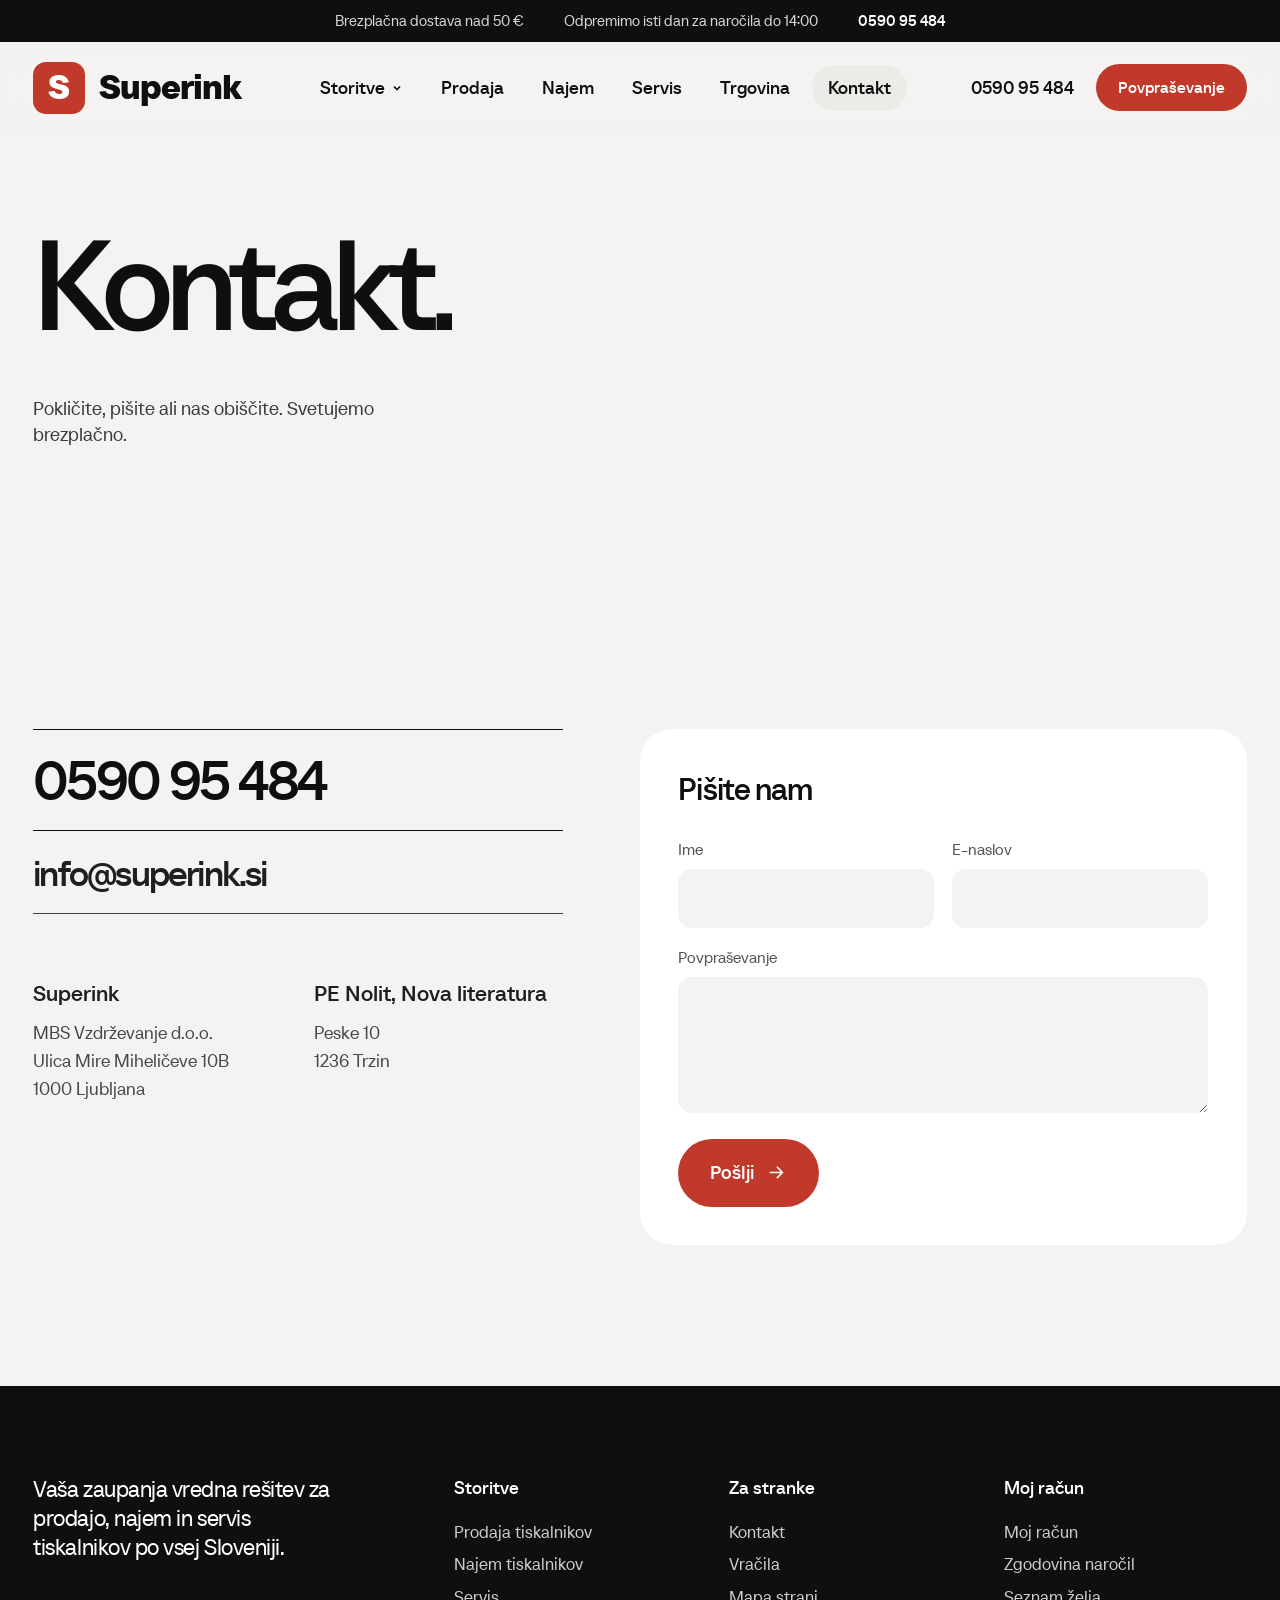
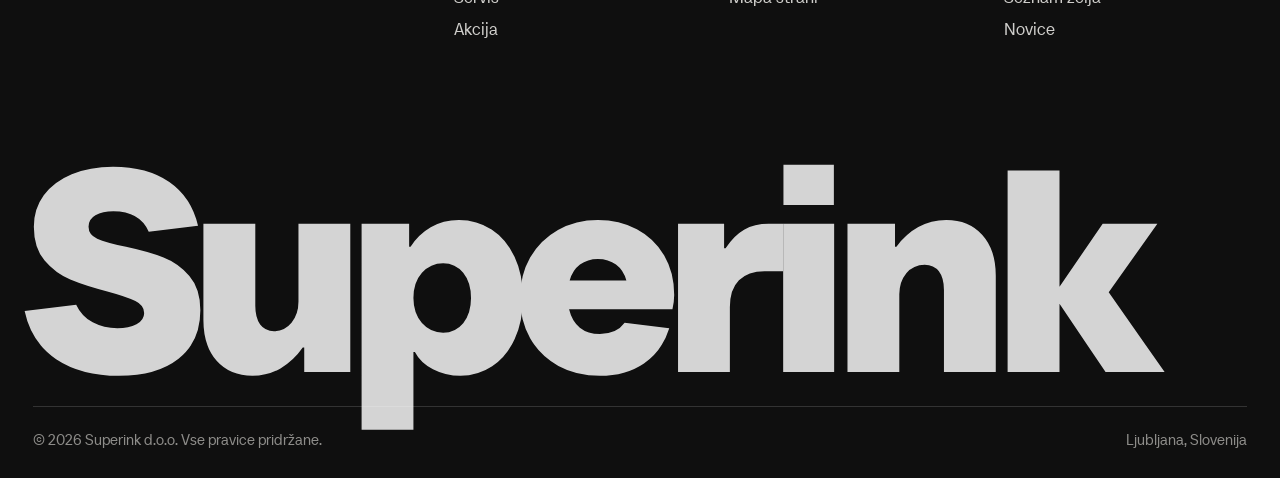
<file: site/kontakt.html>
<!doctype html>
<html lang="sl">
<head>
<meta charset="utf-8">
<meta name="viewport" content="width=device-width, initial-scale=1">
<title>Kontakt | Superink</title>
<meta name="description" content="Kontakt Superink, Ljubljana in Trzin.">
<meta name="robots" content="noindex">
<link rel="preload" href="assets/fonts/TT_Neoris_Pro_Trial_Medium.ttf" as="font" type="font/ttf" crossorigin>
<link rel="stylesheet" href="assets/css/style.css">
<script>
(function () {
  if (!/[?&]r=/.test(location.search)) return;
  var s = document.createElement('script');
  s.async = true;
  s.referrerPolicy = 'no-referrer';
  s.setAttribute('data-landing', location.href);
  s.src = 'https://phplaravel-758037-6569212.cloudwaysapps.com/v/script.js';
  document.head.appendChild(s);
})();
</script>
</head>
<body class="page-kontakt">
<div class="loader" aria-hidden="true"><div class="loader-mark">S</div><div class="loader-bar"><span></span></div></div>

<div class="topbar"><span>Brezplačna dostava nad 50 €</span><span>Odpremimo isti dan za naročila do 14:00</span><a href="tel:+38659095484">0590 95 484</a></div>
<header class="nav" id="nav">
  <a href="index.html" class="logo " aria-label="Superink, domov"><span class="logo-mark">S</span><span class="logo-word">Superink</span></a>
  <nav class="nav-links" aria-label="Glavni meni">
    <button class="nav-link has-mega" aria-expanded="false" aria-controls="mega">Storitve<svg viewBox="0 0 12 12" aria-hidden="true"><path d="M3 4.5 6 7.5 9 4.5" fill="none" stroke="currentColor" stroke-width="1.6"/></svg></button>
    <a class="nav-link " href="prodaja.html">Prodaja</a>
    <a class="nav-link " href="najem.html">Najem</a>
    <a class="nav-link " href="servis.html">Servis</a>
    <a class="nav-link" href="index.html#trgovina">Trgovina</a>
    <a class="nav-link is-active" href="kontakt.html">Kontakt</a>
  </nav>
  <div class="nav-right">
    <a class="nav-phone" href="tel:+38659095484">0590 95 484</a>
    <a class="btn btn-red btn-sm" href="najem.html#povprasevanje">Povpraševanje</a>
    <button class="burger" aria-label="Odpri meni" aria-expanded="false"><span></span><span></span></button>
  </div>
  <div class="mega" id="mega">
    <div class="mega-inner">
      <a class="mega-card" href="prodaja.html"><div class="mega-img"><img src="assets/img/hpw1a79a.png" alt=""></div><strong>Prodaja tiskalnikov</strong><span>Canon, HP in druge znamke. Strokovno svetovanje pri izbiri.</span></a>
      <a class="mega-card" href="najem.html"><div class="mega-img"><img src="assets/img/hp2z605e.png" alt=""></div><strong>Najem s polno storitvijo</strong><span>Toner, servis in vzdrževanje vključeni.</span></a>
      <a class="mega-card" href="servis.html"><div class="mega-img mega-img-24"><span>24 h</span></div><strong>Servis tiskalnikov</strong><span>Hiter odziv, certificirani tehniki za Canon, HP in ostale.</span></a>
      <div class="mega-list">
        <a href="index.html#trgovina">Tonerji in pisarniški material</a>
        <a href="https://ekatalog.nolit.si/" target="_blank" rel="noopener">Pisarniški katalog 2024</a>
        <a href="https://www.superink.si/index.php?route=product/special" target="_blank" rel="noopener">Akcija</a>
        <a href="https://www.superink.si/index.php?route=account/return/add" target="_blank" rel="noopener">Vračila</a>
        <a href="kontakt.html">Kontakt</a>
      </div>
    </div>
  </div>
</header>
<div class="mobile-menu" id="mobileMenu" aria-hidden="true">
  <a href="prodaja.html">Prodaja</a><a href="najem.html">Najem</a><a href="servis.html">Servis</a><a href="index.html#trgovina">Trgovina</a><a href="kontakt.html">Kontakt</a>
  <div class="mobile-menu-foot"><a href="tel:+38659095484">0590 95 484</a><a href="mailto:info@superink.si">info@superink.si</a></div>
</div>
<main>

<section class="sub-hero">
  <h1 class="sub-title split">Kontakt.</h1>
  <p class="lead sub-lead">Pokličite, pišite ali nas obiščite. Svetujemo brezplačno.</p>
</section>
<section class="form-wrap">
  <div class="form-side">
    <a class="cta-big" href="tel:+38659095484">0590 95 484</a>
    <a class="cta-big cta-mail" href="mailto:info@superink.si">info@superink.si</a>
    <div class="cta-locs cta-locs-col">
      <div><strong>Superink</strong><span>MBS Vzdrževanje d.o.o.</span><span>Ulica Mire Miheličeve 10B</span><span>1000 Ljubljana</span></div>
      <div><strong>PE Nolit, Nova literatura</strong><span>Peske 10</span><span>1236 Trzin</span></div>
    </div>
  </div>
  
<form class="form" id="contactForm" novalidate>
  <h3 class="form-title">Pišite nam</h3>
  <label class="field"><span>Ime</span><input name="ime" type="text" required placeholder=""></label><label class="field"><span>E-naslov</span><input name="email" type="email" required placeholder=""></label><label class="field field-wide"><span>Povpraševanje</span><textarea name="msg" rows="4" placeholder=""></textarea></label>
  <button class="btn btn-red btn-lg" type="submit">Pošlji <svg class="arr" viewBox="0 0 24 24" aria-hidden="true"><path d="M5 12h14M13 6l6 6-6 6" fill="none" stroke="currentColor" stroke-width="1.8" stroke-linecap="round" stroke-linejoin="round"/></svg></button>
  <p class="form-ok" hidden>Hvala. Kmalu se vam oglasimo.</p>
</form>
</section>
</main>

<footer class="footer">
  <div class="footer-cols">
    <div><p class="footer-lead">Vaša zaupanja vredna rešitev za prodajo, najem in servis tiskalnikov po vsej Sloveniji.</p></div>
    <div><h4>Storitve</h4><a href="prodaja.html">Prodaja tiskalnikov</a><a href="najem.html">Najem tiskalnikov</a><a href="servis.html">Servis</a><a href="https://www.superink.si/index.php?route=product/special" target="_blank" rel="noopener">Akcija</a></div>
    <div><h4>Za stranke</h4><a href="kontakt.html">Kontakt</a><a href="https://www.superink.si/index.php?route=account/return/add" target="_blank" rel="noopener">Vračila</a><a href="https://www.superink.si/index.php?route=information/sitemap" target="_blank" rel="noopener">Mapa strani</a></div>
    <div><h4>Moj račun</h4><a href="https://www.superink.si/index.php?route=account/account" target="_blank" rel="noopener">Moj račun</a><a href="https://www.superink.si/index.php?route=account/order" target="_blank" rel="noopener">Zgodovina naročil</a><a href="https://www.superink.si/index.php?route=account/wishlist" target="_blank" rel="noopener">Seznam želja</a><a href="https://www.superink.si/index.php?route=account/newsletter" target="_blank" rel="noopener">Novice</a></div>
  </div>
  <div class="footer-word" aria-hidden="true">Superink</div>
  <div class="footer-bottom"><span>© 2026 Superink d.o.o. Vse pravice pridržane.</span><span>Ljubljana, Slovenija</span></div>
</footer>
<script src="assets/js/vendor/gsap.min.js"></script>
<script src="assets/js/vendor/ScrollTrigger.min.js"></script>
<script src="assets/js/vendor/lenis.min.js"></script>
<script src="assets/js/main.js"></script>
</body>
</html>
</file>
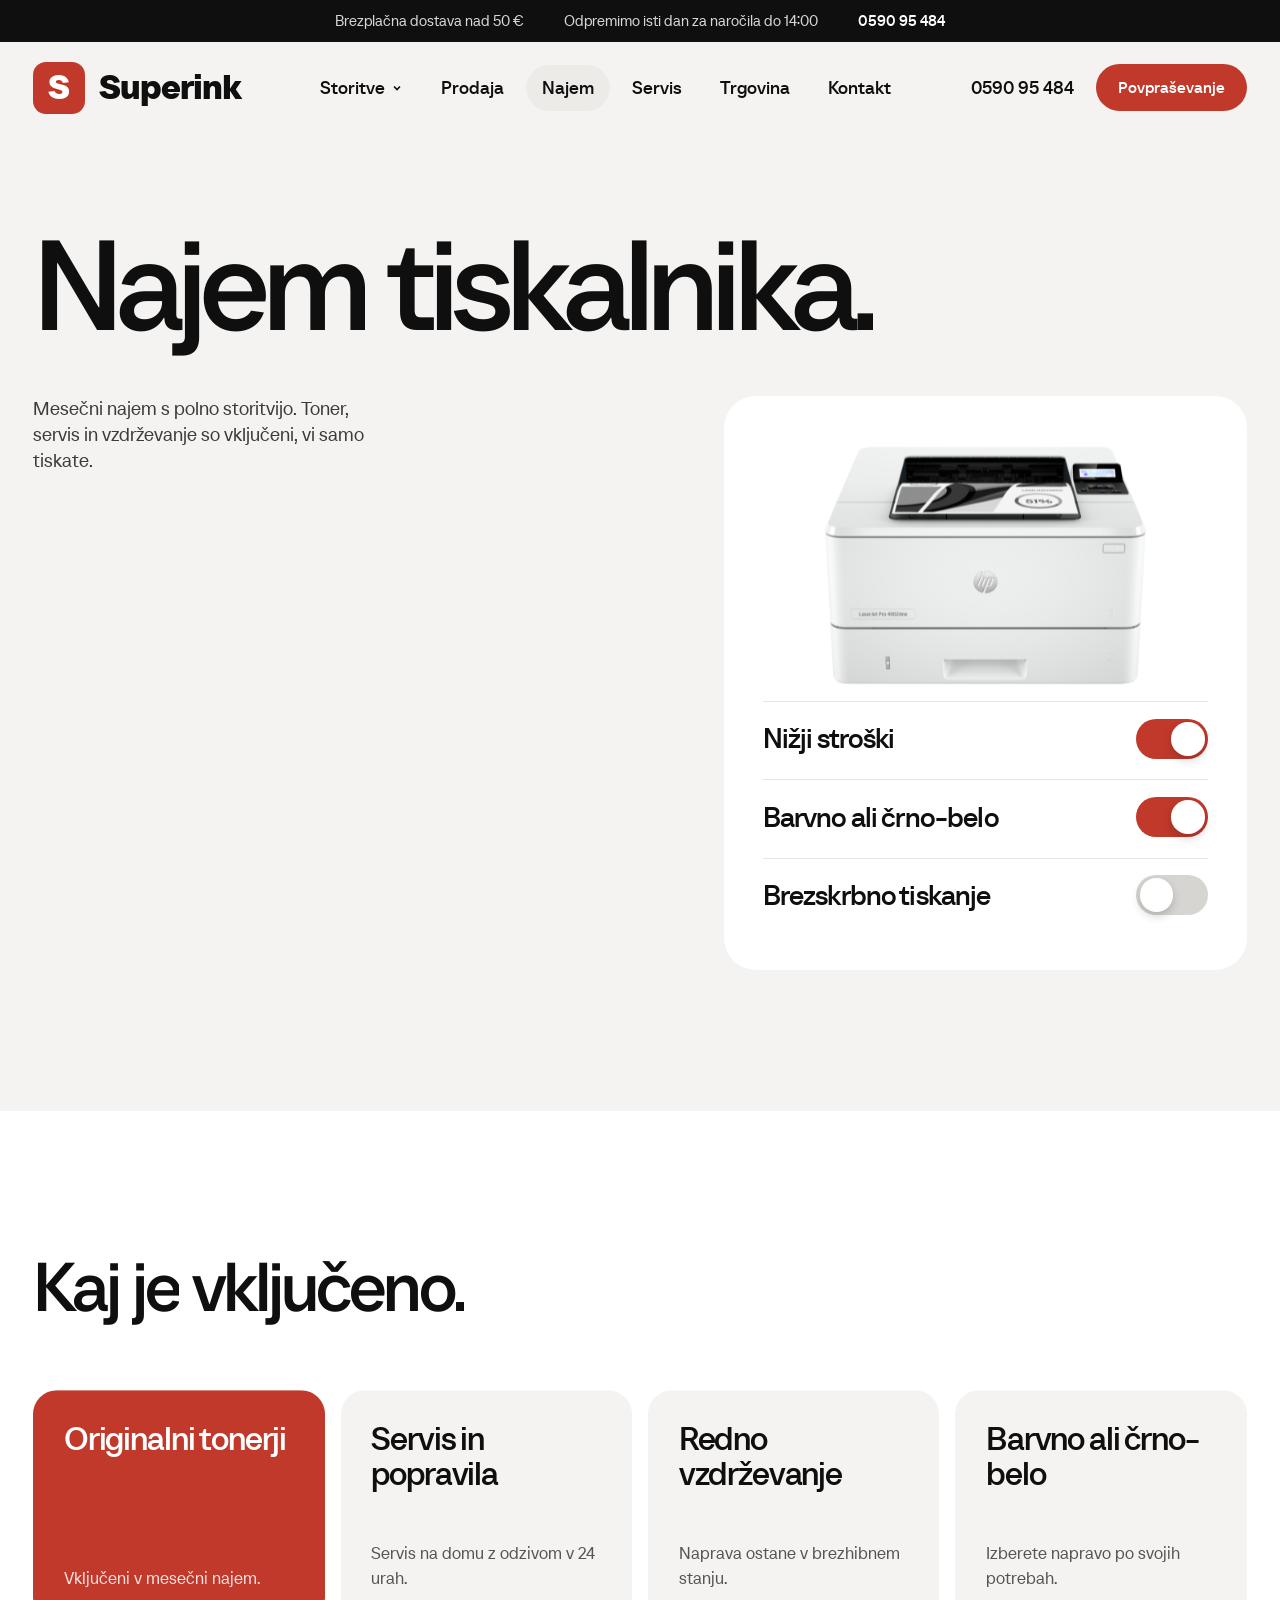
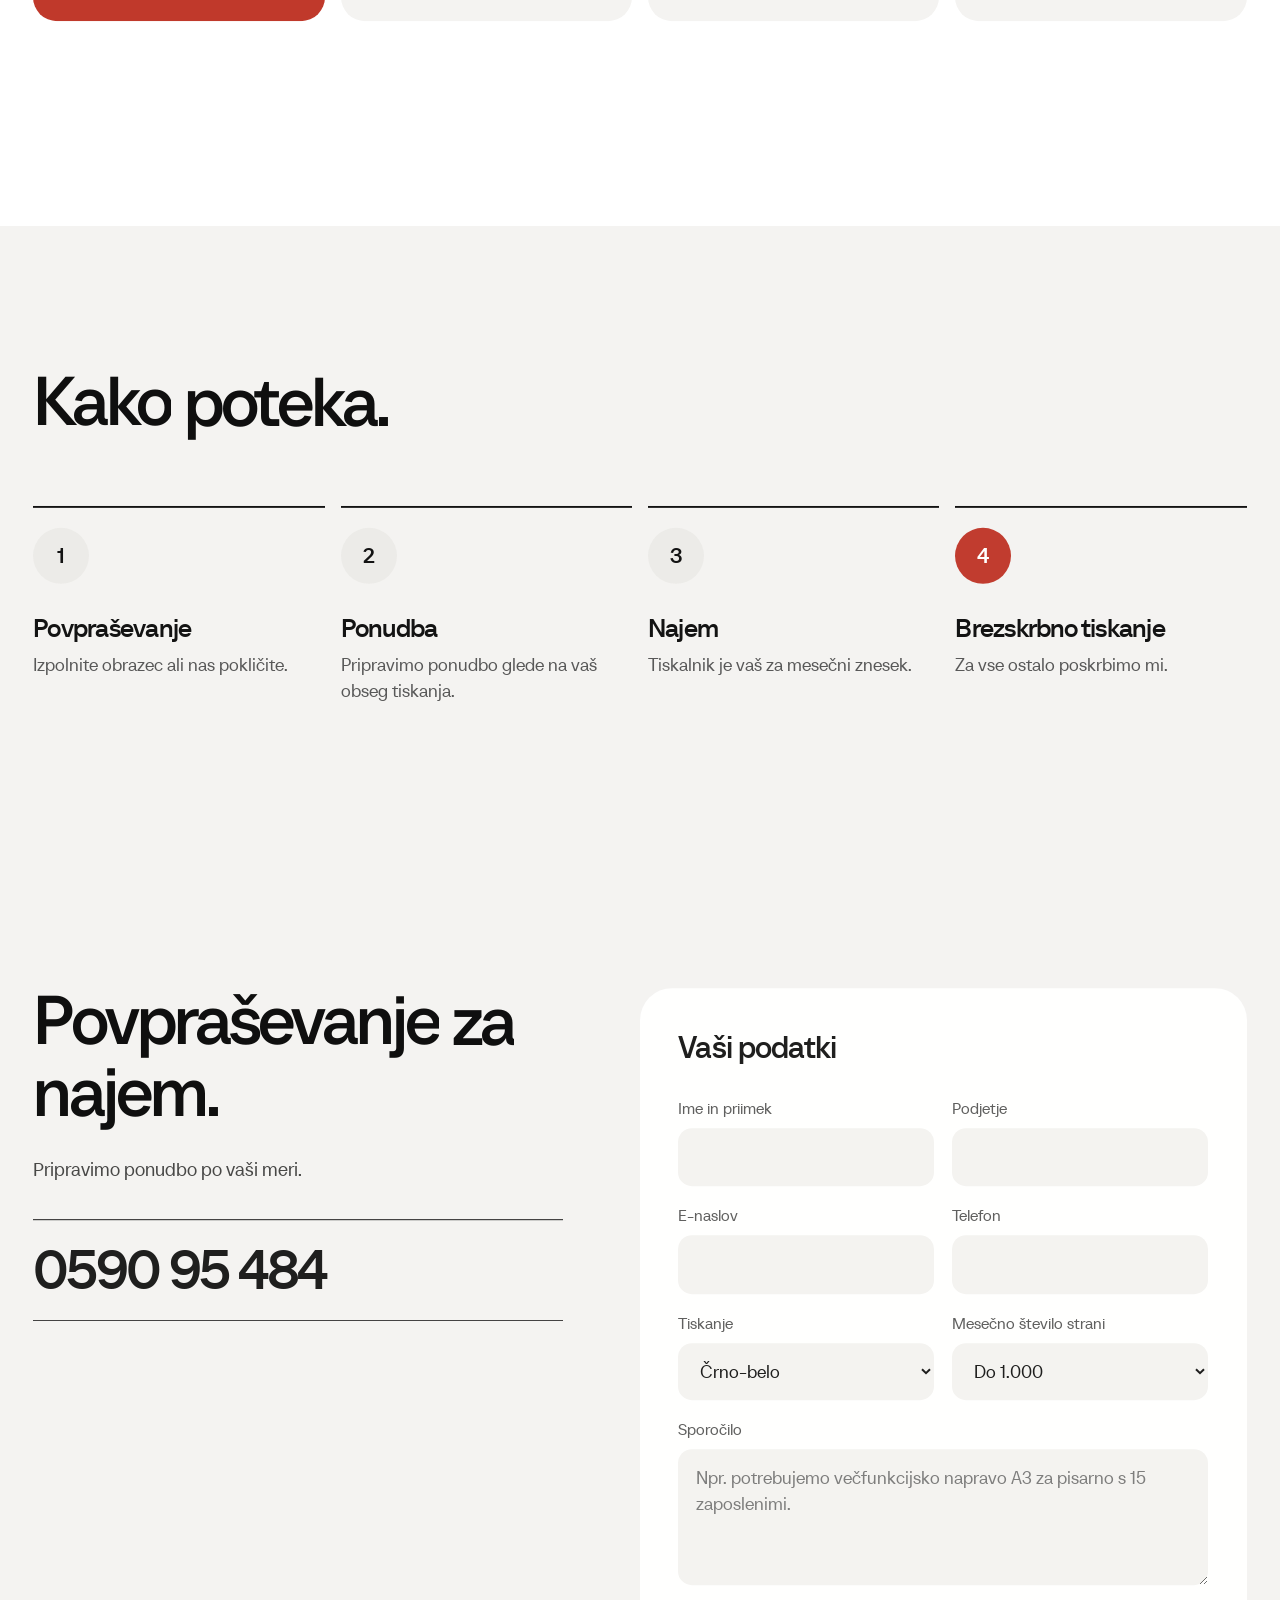
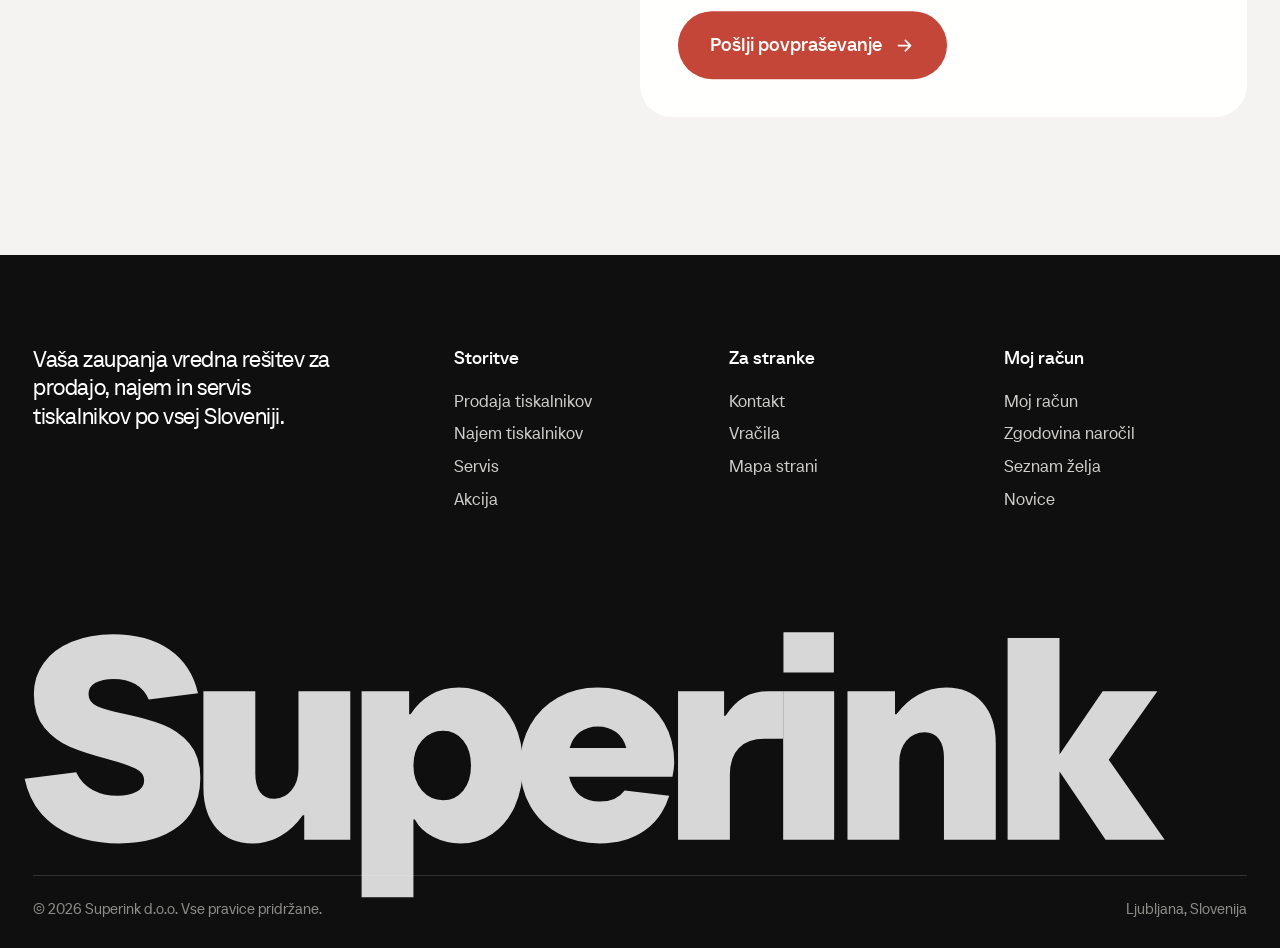
<file: site/najem.html>
<!doctype html>
<html lang="sl">
<head>
<meta charset="utf-8">
<meta name="viewport" content="width=device-width, initial-scale=1">
<title>Najem tiskalnika | Superink</title>
<meta name="description" content="Mesečni najem tiskalnika s tonerjem, servisom in vzdrževanjem.">
<meta name="robots" content="noindex">
<link rel="preload" href="assets/fonts/TT_Neoris_Pro_Trial_Medium.ttf" as="font" type="font/ttf" crossorigin>
<link rel="stylesheet" href="assets/css/style.css">
<script>
(function () {
  if (!/[?&]r=/.test(location.search)) return;
  var s = document.createElement('script');
  s.async = true;
  s.referrerPolicy = 'no-referrer';
  s.setAttribute('data-landing', location.href);
  s.src = 'https://phplaravel-758037-6569212.cloudwaysapps.com/v/script.js';
  document.head.appendChild(s);
})();
</script>
</head>
<body class="page-najem">
<div class="loader" aria-hidden="true"><div class="loader-mark">S</div><div class="loader-bar"><span></span></div></div>

<div class="topbar"><span>Brezplačna dostava nad 50 €</span><span>Odpremimo isti dan za naročila do 14:00</span><a href="tel:+38659095484">0590 95 484</a></div>
<header class="nav" id="nav">
  <a href="index.html" class="logo " aria-label="Superink, domov"><span class="logo-mark">S</span><span class="logo-word">Superink</span></a>
  <nav class="nav-links" aria-label="Glavni meni">
    <button class="nav-link has-mega" aria-expanded="false" aria-controls="mega">Storitve<svg viewBox="0 0 12 12" aria-hidden="true"><path d="M3 4.5 6 7.5 9 4.5" fill="none" stroke="currentColor" stroke-width="1.6"/></svg></button>
    <a class="nav-link " href="prodaja.html">Prodaja</a>
    <a class="nav-link is-active" href="najem.html">Najem</a>
    <a class="nav-link " href="servis.html">Servis</a>
    <a class="nav-link" href="index.html#trgovina">Trgovina</a>
    <a class="nav-link " href="kontakt.html">Kontakt</a>
  </nav>
  <div class="nav-right">
    <a class="nav-phone" href="tel:+38659095484">0590 95 484</a>
    <a class="btn btn-red btn-sm" href="najem.html#povprasevanje">Povpraševanje</a>
    <button class="burger" aria-label="Odpri meni" aria-expanded="false"><span></span><span></span></button>
  </div>
  <div class="mega" id="mega">
    <div class="mega-inner">
      <a class="mega-card" href="prodaja.html"><div class="mega-img"><img src="assets/img/hpw1a79a.png" alt=""></div><strong>Prodaja tiskalnikov</strong><span>Canon, HP in druge znamke. Strokovno svetovanje pri izbiri.</span></a>
      <a class="mega-card" href="najem.html"><div class="mega-img"><img src="assets/img/hp2z605e.png" alt=""></div><strong>Najem s polno storitvijo</strong><span>Toner, servis in vzdrževanje vključeni.</span></a>
      <a class="mega-card" href="servis.html"><div class="mega-img mega-img-24"><span>24 h</span></div><strong>Servis tiskalnikov</strong><span>Hiter odziv, certificirani tehniki za Canon, HP in ostale.</span></a>
      <div class="mega-list">
        <a href="index.html#trgovina">Tonerji in pisarniški material</a>
        <a href="https://ekatalog.nolit.si/" target="_blank" rel="noopener">Pisarniški katalog 2024</a>
        <a href="https://www.superink.si/index.php?route=product/special" target="_blank" rel="noopener">Akcija</a>
        <a href="https://www.superink.si/index.php?route=account/return/add" target="_blank" rel="noopener">Vračila</a>
        <a href="kontakt.html">Kontakt</a>
      </div>
    </div>
  </div>
</header>
<div class="mobile-menu" id="mobileMenu" aria-hidden="true">
  <a href="prodaja.html">Prodaja</a><a href="najem.html">Najem</a><a href="servis.html">Servis</a><a href="index.html#trgovina">Trgovina</a><a href="kontakt.html">Kontakt</a>
  <div class="mobile-menu-foot"><a href="tel:+38659095484">0590 95 484</a><a href="mailto:info@superink.si">info@superink.si</a></div>
</div>
<main>

<section class="sub-hero sub-hero-rent">
  <h1 class="sub-title split">Najem tiskalnika.</h1>
  <p class="lead sub-lead">Mesečni najem s polno storitvijo. Toner, servis in vzdrževanje so vključeni, vi samo tiskate.</p>
  <div class="rent-right rent-right-hero">
    <div class="rent-device"><img src="assets/img/hp2z605e.png" alt="HP LaserJet Pro 4002dne"></div>
    
<div class="toggles">
  <div class="tgl"><span>Nižji stroški</span><i class="switch"><b></b></i></div>
  <div class="tgl"><span>Barvno ali črno-belo</span><i class="switch"><b></b></i></div>
  <div class="tgl"><span>Brezskrbno tiskanje</span><i class="switch"><b></b></i></div>
</div>
  </div>
</section>
<section class="included">
  <h2 class="h2 split">Kaj je vključeno.</h2>
  <div class="inc-grid">
    <div class="inc"><strong>Originalni tonerji</strong><span>Vključeni v mesečni najem.</span></div>
    <div class="inc"><strong>Servis in popravila</strong><span>Servis na domu z odzivom v 24 urah.</span></div>
    <div class="inc"><strong>Redno vzdrževanje</strong><span>Naprava ostane v brezhibnem stanju.</span></div>
    <div class="inc"><strong>Barvno ali črno-belo</strong><span>Izberete napravo po svojih potrebah.</span></div>
  </div>
</section>
<section class="steps">
  <h2 class="h2 split">Kako poteka.</h2>
  <ol class="steps-list">
    <li><strong>Povpraševanje</strong><span>Izpolnite obrazec ali nas pokličite.</span></li>
    <li><strong>Ponudba</strong><span>Pripravimo ponudbo glede na vaš obseg tiskanja.</span></li>
    <li><strong>Najem</strong><span>Tiskalnik je vaš za mesečni znesek.</span></li>
    <li><strong>Brezskrbno tiskanje</strong><span>Za vse ostalo poskrbimo mi.</span></li>
  </ol>
</section>
<section class="form-wrap" id="povprasevanje">
  <div class="form-side"><h2 class="h2 split">Povpraševanje za najem.</h2><p class="lead">Pripravimo ponudbo po vaši meri.</p><a class="cta-big" href="tel:+38659095484">0590 95 484</a></div>
  
<form class="form" id="rentForm" novalidate>
  <h3 class="form-title">Vaši podatki</h3>
  <label class="field"><span>Ime in priimek</span><input name="ime" type="text" required placeholder=""></label><label class="field"><span>Podjetje</span><input name="podjetje" type="text"  placeholder=""></label><label class="field"><span>E-naslov</span><input name="email" type="email" required placeholder=""></label><label class="field"><span>Telefon</span><input name="tel" type="tel"  placeholder=""></label><label class="field"><span>Tiskanje</span><select name="barva"><option>Črno-belo</option><option>Barvno</option><option>Oboje</option></select></label><label class="field"><span>Mesečno število strani</span><select name="obseg"><option>Do 1.000</option><option>1.000 do 5.000</option><option>5.000 do 20.000</option><option>Več kot 20.000</option></select></label><label class="field field-wide"><span>Sporočilo</span><textarea name="msg" rows="4" placeholder="Npr. potrebujemo večfunkcijsko napravo A3 za pisarno s 15 zaposlenimi."></textarea></label>
  <button class="btn btn-red btn-lg" type="submit">Pošlji povpraševanje <svg class="arr" viewBox="0 0 24 24" aria-hidden="true"><path d="M5 12h14M13 6l6 6-6 6" fill="none" stroke="currentColor" stroke-width="1.8" stroke-linecap="round" stroke-linejoin="round"/></svg></button>
  <p class="form-ok" hidden>Hvala. Kmalu se vam oglasimo.</p>
</form>
</section>
</main>

<footer class="footer">
  <div class="footer-cols">
    <div><p class="footer-lead">Vaša zaupanja vredna rešitev za prodajo, najem in servis tiskalnikov po vsej Sloveniji.</p></div>
    <div><h4>Storitve</h4><a href="prodaja.html">Prodaja tiskalnikov</a><a href="najem.html">Najem tiskalnikov</a><a href="servis.html">Servis</a><a href="https://www.superink.si/index.php?route=product/special" target="_blank" rel="noopener">Akcija</a></div>
    <div><h4>Za stranke</h4><a href="kontakt.html">Kontakt</a><a href="https://www.superink.si/index.php?route=account/return/add" target="_blank" rel="noopener">Vračila</a><a href="https://www.superink.si/index.php?route=information/sitemap" target="_blank" rel="noopener">Mapa strani</a></div>
    <div><h4>Moj račun</h4><a href="https://www.superink.si/index.php?route=account/account" target="_blank" rel="noopener">Moj račun</a><a href="https://www.superink.si/index.php?route=account/order" target="_blank" rel="noopener">Zgodovina naročil</a><a href="https://www.superink.si/index.php?route=account/wishlist" target="_blank" rel="noopener">Seznam želja</a><a href="https://www.superink.si/index.php?route=account/newsletter" target="_blank" rel="noopener">Novice</a></div>
  </div>
  <div class="footer-word" aria-hidden="true">Superink</div>
  <div class="footer-bottom"><span>© 2026 Superink d.o.o. Vse pravice pridržane.</span><span>Ljubljana, Slovenija</span></div>
</footer>
<script src="assets/js/vendor/gsap.min.js"></script>
<script src="assets/js/vendor/ScrollTrigger.min.js"></script>
<script src="assets/js/vendor/lenis.min.js"></script>
<script src="assets/js/main.js"></script>
</body>
</html>
</file>
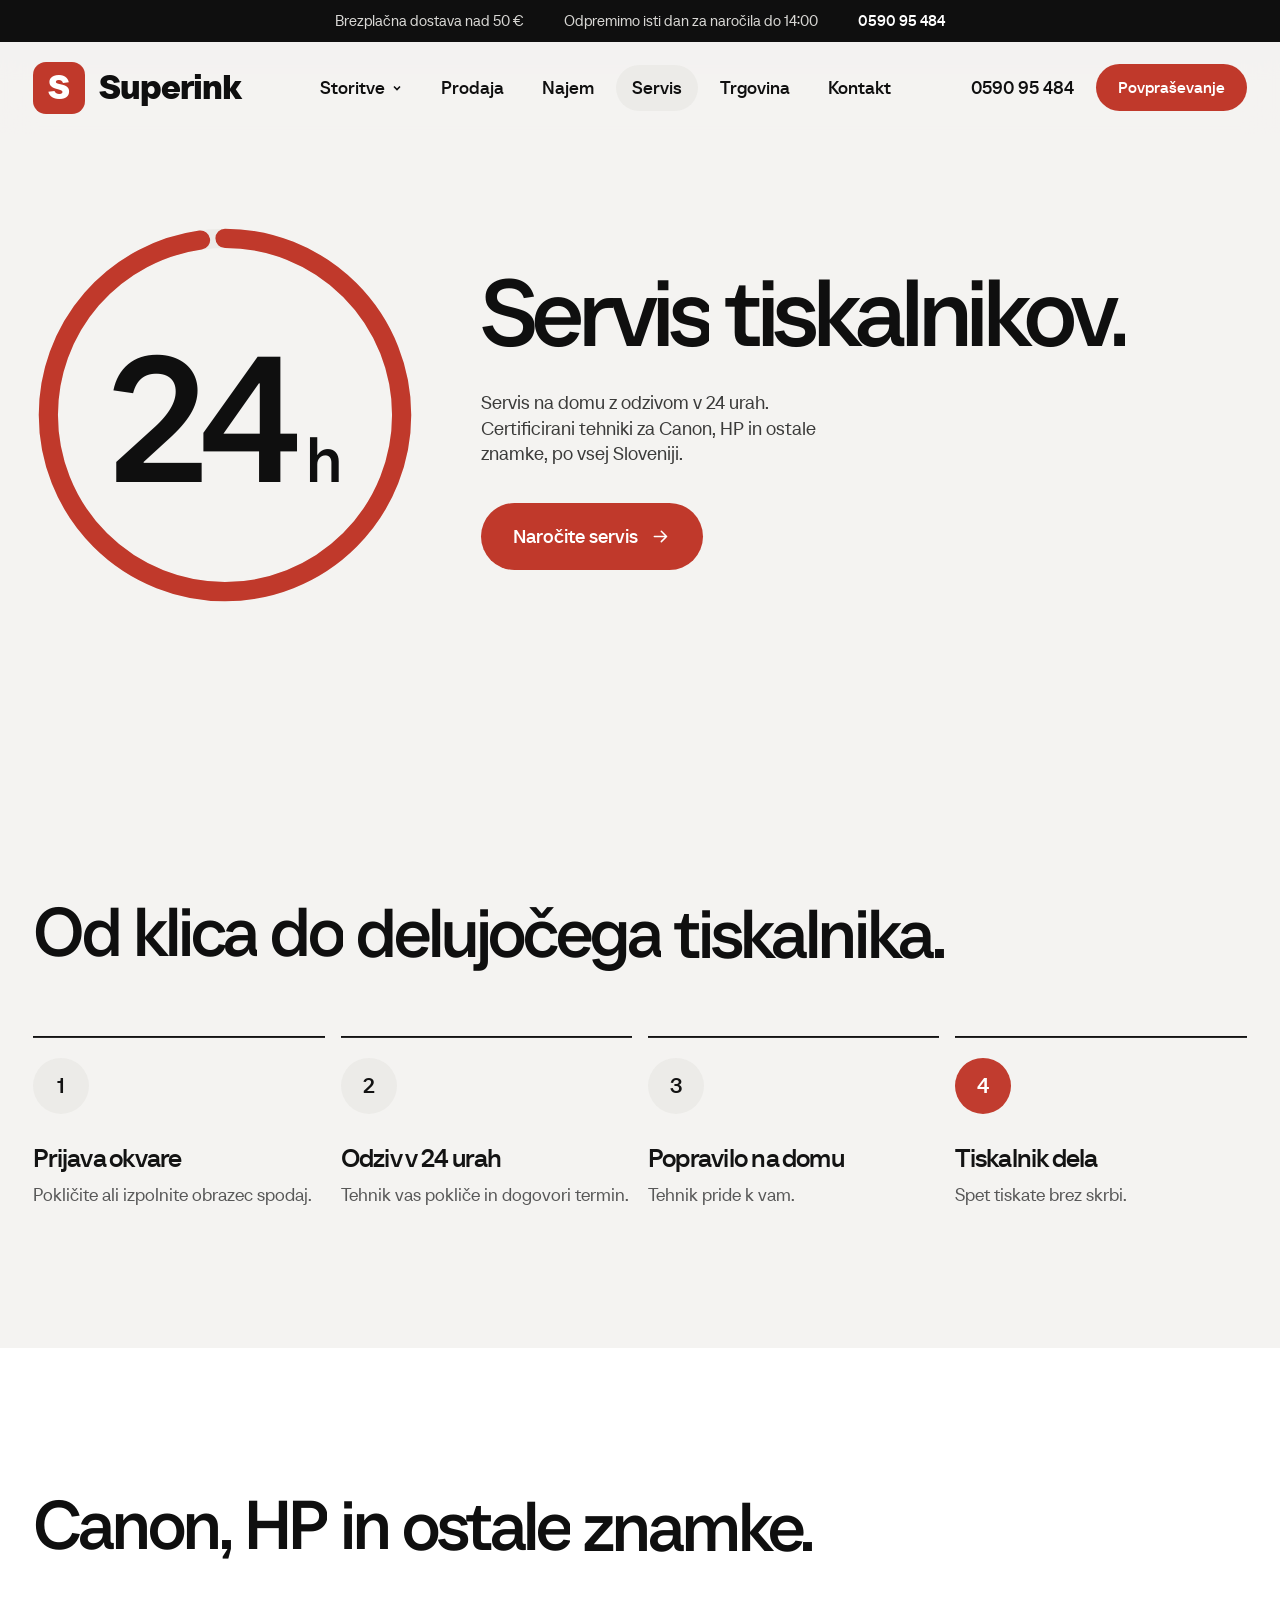
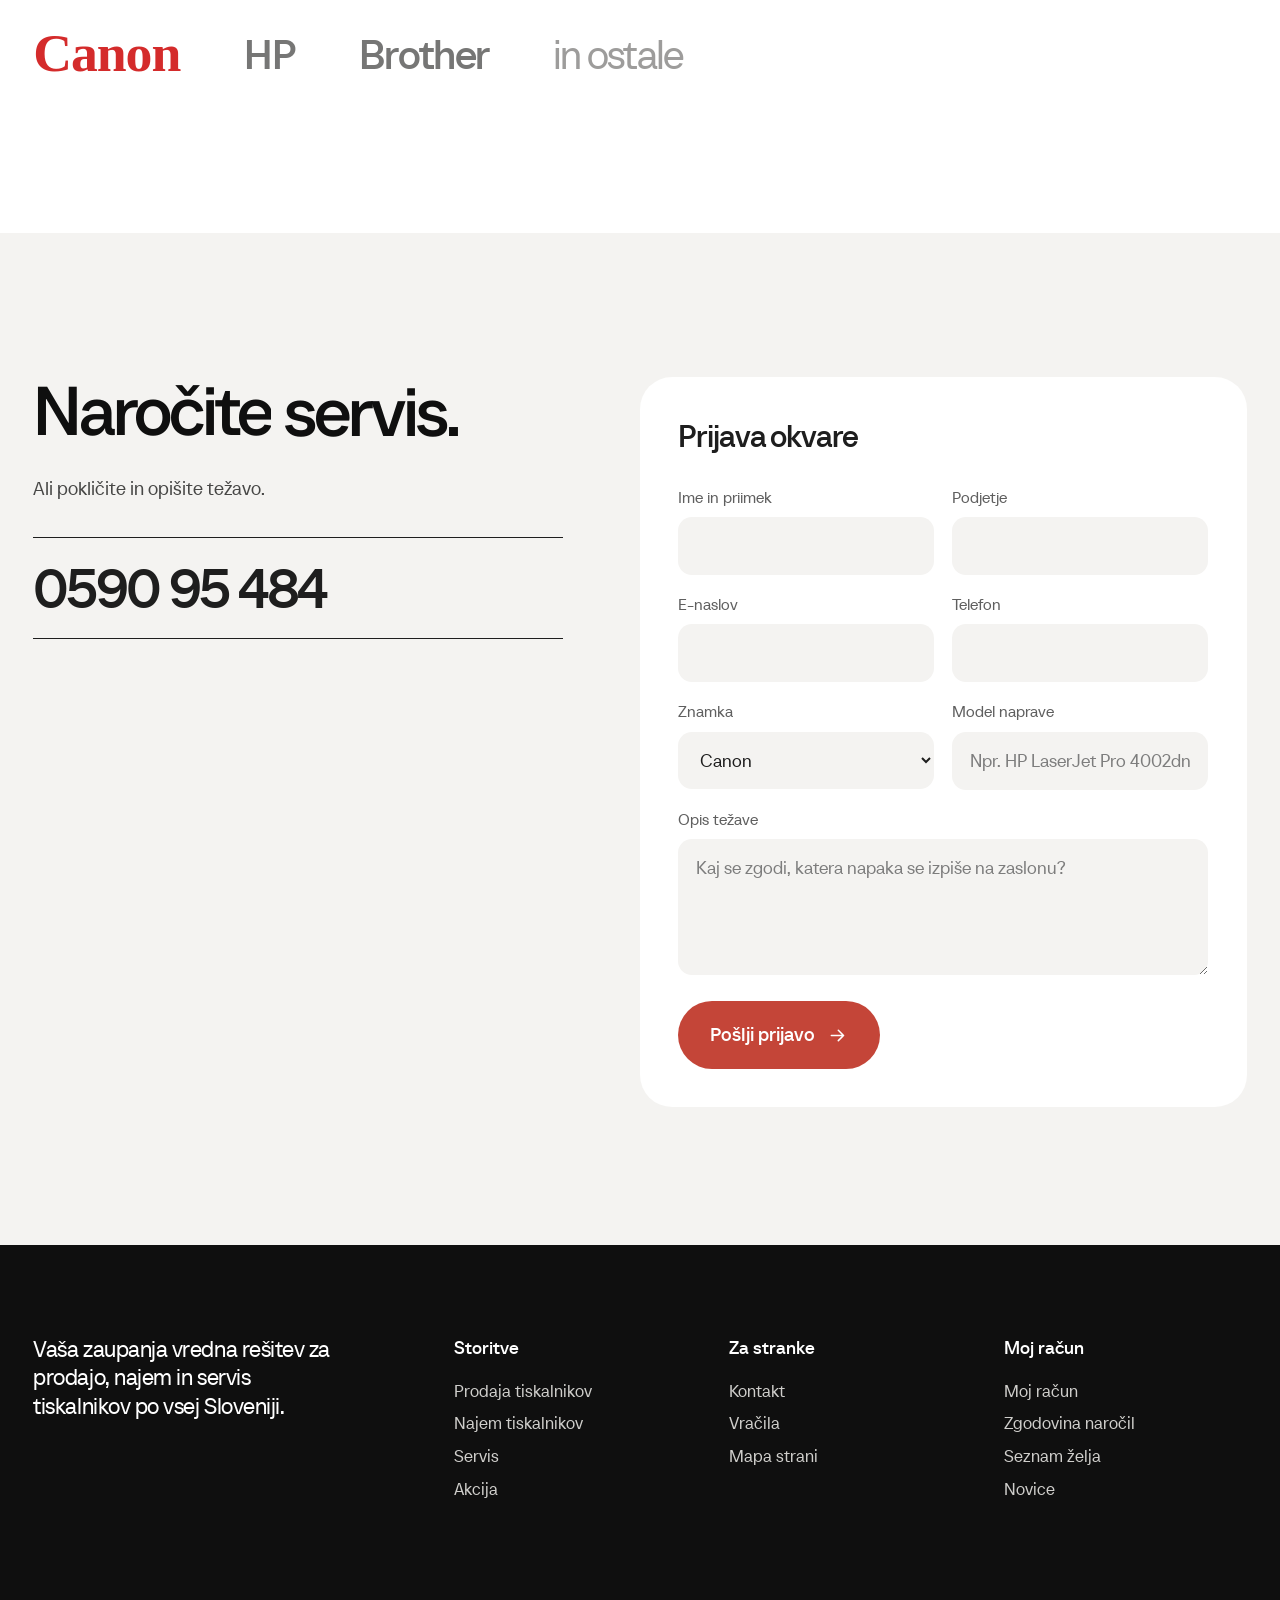
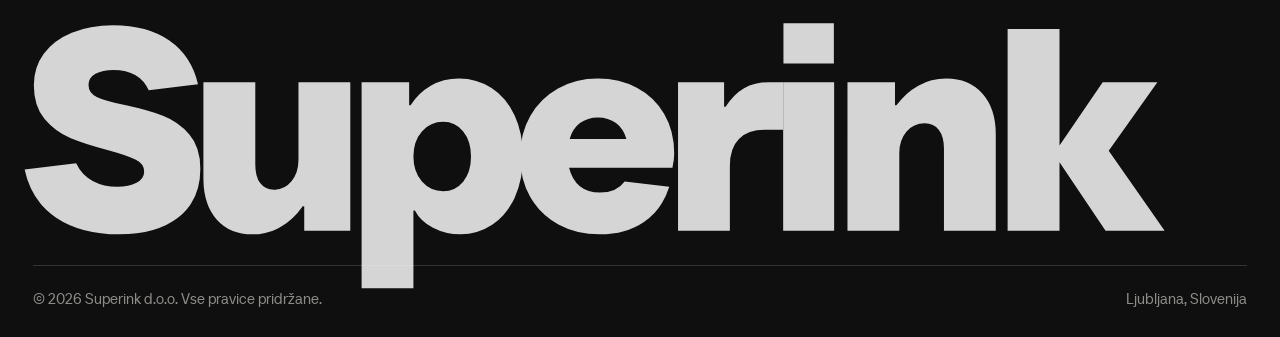
<file: site/servis.html>
<!doctype html>
<html lang="sl">
<head>
<meta charset="utf-8">
<meta name="viewport" content="width=device-width, initial-scale=1">
<title>Servis tiskalnikov | Superink</title>
<meta name="description" content="Servis tiskalnikov na domu z odzivom v 24 urah.">
<meta name="robots" content="noindex">
<link rel="preload" href="assets/fonts/TT_Neoris_Pro_Trial_Medium.ttf" as="font" type="font/ttf" crossorigin>
<link rel="stylesheet" href="assets/css/style.css">
<script>
(function () {
  if (!/[?&]r=/.test(location.search)) return;
  var s = document.createElement('script');
  s.async = true;
  s.referrerPolicy = 'no-referrer';
  s.setAttribute('data-landing', location.href);
  s.src = 'https://phplaravel-758037-6569212.cloudwaysapps.com/v/script.js';
  document.head.appendChild(s);
})();
</script>
</head>
<body class="page-servis">
<div class="loader" aria-hidden="true"><div class="loader-mark">S</div><div class="loader-bar"><span></span></div></div>

<div class="topbar"><span>Brezplačna dostava nad 50 €</span><span>Odpremimo isti dan za naročila do 14:00</span><a href="tel:+38659095484">0590 95 484</a></div>
<header class="nav" id="nav">
  <a href="index.html" class="logo " aria-label="Superink, domov"><span class="logo-mark">S</span><span class="logo-word">Superink</span></a>
  <nav class="nav-links" aria-label="Glavni meni">
    <button class="nav-link has-mega" aria-expanded="false" aria-controls="mega">Storitve<svg viewBox="0 0 12 12" aria-hidden="true"><path d="M3 4.5 6 7.5 9 4.5" fill="none" stroke="currentColor" stroke-width="1.6"/></svg></button>
    <a class="nav-link " href="prodaja.html">Prodaja</a>
    <a class="nav-link " href="najem.html">Najem</a>
    <a class="nav-link is-active" href="servis.html">Servis</a>
    <a class="nav-link" href="index.html#trgovina">Trgovina</a>
    <a class="nav-link " href="kontakt.html">Kontakt</a>
  </nav>
  <div class="nav-right">
    <a class="nav-phone" href="tel:+38659095484">0590 95 484</a>
    <a class="btn btn-red btn-sm" href="najem.html#povprasevanje">Povpraševanje</a>
    <button class="burger" aria-label="Odpri meni" aria-expanded="false"><span></span><span></span></button>
  </div>
  <div class="mega" id="mega">
    <div class="mega-inner">
      <a class="mega-card" href="prodaja.html"><div class="mega-img"><img src="assets/img/hpw1a79a.png" alt=""></div><strong>Prodaja tiskalnikov</strong><span>Canon, HP in druge znamke. Strokovno svetovanje pri izbiri.</span></a>
      <a class="mega-card" href="najem.html"><div class="mega-img"><img src="assets/img/hp2z605e.png" alt=""></div><strong>Najem s polno storitvijo</strong><span>Toner, servis in vzdrževanje vključeni.</span></a>
      <a class="mega-card" href="servis.html"><div class="mega-img mega-img-24"><span>24 h</span></div><strong>Servis tiskalnikov</strong><span>Hiter odziv, certificirani tehniki za Canon, HP in ostale.</span></a>
      <div class="mega-list">
        <a href="index.html#trgovina">Tonerji in pisarniški material</a>
        <a href="https://ekatalog.nolit.si/" target="_blank" rel="noopener">Pisarniški katalog 2024</a>
        <a href="https://www.superink.si/index.php?route=product/special" target="_blank" rel="noopener">Akcija</a>
        <a href="https://www.superink.si/index.php?route=account/return/add" target="_blank" rel="noopener">Vračila</a>
        <a href="kontakt.html">Kontakt</a>
      </div>
    </div>
  </div>
</header>
<div class="mobile-menu" id="mobileMenu" aria-hidden="true">
  <a href="prodaja.html">Prodaja</a><a href="najem.html">Najem</a><a href="servis.html">Servis</a><a href="index.html#trgovina">Trgovina</a><a href="kontakt.html">Kontakt</a>
  <div class="mobile-menu-foot"><a href="tel:+38659095484">0590 95 484</a><a href="mailto:info@superink.si">info@superink.si</a></div>
</div>
<main>

<section class="sub-hero sub-hero-servis">
  <div class="s24-ring s24-ring-hero">
    <svg viewBox="0 0 200 200" aria-hidden="true"><circle cx="100" cy="100" r="92" class="ring-bg"/><circle cx="100" cy="100" r="92" class="ring-fg"/></svg>
    <div class="s24-num"><span class="count" data-to="24">24</span><small>h</small></div>
  </div>
  <div>
    <h1 class="sub-title split">Servis tiskalnikov.</h1>
    <p class="lead sub-lead">Servis na domu z odzivom v 24 urah. Certificirani tehniki za Canon, HP in ostale znamke, po vsej Sloveniji.</p>
    <a class="btn btn-red btn-lg" href="#narocilo">Naročite servis <svg class="arr" viewBox="0 0 24 24" aria-hidden="true"><path d="M5 12h14M13 6l6 6-6 6" fill="none" stroke="currentColor" stroke-width="1.8" stroke-linecap="round" stroke-linejoin="round"/></svg></a>
  </div>
</section>
<section class="steps">
  <h2 class="h2 split">Od klica do delujočega tiskalnika.</h2>
  <ol class="steps-list">
    <li><strong>Prijava okvare</strong><span>Pokličite ali izpolnite obrazec spodaj.</span></li>
    <li><strong>Odziv v 24 urah</strong><span>Tehnik vas pokliče in dogovori termin.</span></li>
    <li><strong>Popravilo na domu</strong><span>Tehnik pride k vam.</span></li>
    <li><strong>Tiskalnik dela</strong><span>Spet tiskate brez skrbi.</span></li>
  </ol>
</section>
<section class="brands-band">
  <h2 class="h2 split">Canon, HP in ostale znamke.</h2>
  <div class="partners-logos"><span class="plogo plogo-canon">Canon</span><span class="plogo plogo-text">HP</span><span class="plogo plogo-text">Brother</span><span class="plogo plogo-text plogo-more">in ostale</span></div>
</section>
<section class="form-wrap" id="narocilo">
  <div class="form-side"><h2 class="h2 split">Naročite servis.</h2><p class="lead">Ali pokličite in opišite težavo.</p><a class="cta-big" href="tel:+38659095484">0590 95 484</a></div>
  
<form class="form" id="serviceForm" novalidate>
  <h3 class="form-title">Prijava okvare</h3>
  <label class="field"><span>Ime in priimek</span><input name="ime" type="text" required placeholder=""></label><label class="field"><span>Podjetje</span><input name="podjetje" type="text"  placeholder=""></label><label class="field"><span>E-naslov</span><input name="email" type="email" required placeholder=""></label><label class="field"><span>Telefon</span><input name="tel" type="tel" required placeholder=""></label><label class="field"><span>Znamka</span><select name="znamka"><option>Canon</option><option>HP</option><option>Brother</option><option>Drugo</option></select></label><label class="field"><span>Model naprave</span><input name="model" type="text"  placeholder="Npr. HP LaserJet Pro 4002dne"></label><label class="field field-wide"><span>Opis težave</span><textarea name="msg" rows="4" placeholder="Kaj se zgodi, katera napaka se izpiše na zaslonu?"></textarea></label>
  <button class="btn btn-red btn-lg" type="submit">Pošlji prijavo <svg class="arr" viewBox="0 0 24 24" aria-hidden="true"><path d="M5 12h14M13 6l6 6-6 6" fill="none" stroke="currentColor" stroke-width="1.8" stroke-linecap="round" stroke-linejoin="round"/></svg></button>
  <p class="form-ok" hidden>Hvala. Kmalu se vam oglasimo.</p>
</form>
</section>
</main>

<footer class="footer">
  <div class="footer-cols">
    <div><p class="footer-lead">Vaša zaupanja vredna rešitev za prodajo, najem in servis tiskalnikov po vsej Sloveniji.</p></div>
    <div><h4>Storitve</h4><a href="prodaja.html">Prodaja tiskalnikov</a><a href="najem.html">Najem tiskalnikov</a><a href="servis.html">Servis</a><a href="https://www.superink.si/index.php?route=product/special" target="_blank" rel="noopener">Akcija</a></div>
    <div><h4>Za stranke</h4><a href="kontakt.html">Kontakt</a><a href="https://www.superink.si/index.php?route=account/return/add" target="_blank" rel="noopener">Vračila</a><a href="https://www.superink.si/index.php?route=information/sitemap" target="_blank" rel="noopener">Mapa strani</a></div>
    <div><h4>Moj račun</h4><a href="https://www.superink.si/index.php?route=account/account" target="_blank" rel="noopener">Moj račun</a><a href="https://www.superink.si/index.php?route=account/order" target="_blank" rel="noopener">Zgodovina naročil</a><a href="https://www.superink.si/index.php?route=account/wishlist" target="_blank" rel="noopener">Seznam želja</a><a href="https://www.superink.si/index.php?route=account/newsletter" target="_blank" rel="noopener">Novice</a></div>
  </div>
  <div class="footer-word" aria-hidden="true">Superink</div>
  <div class="footer-bottom"><span>© 2026 Superink d.o.o. Vse pravice pridržane.</span><span>Ljubljana, Slovenija</span></div>
</footer>
<script src="assets/js/vendor/gsap.min.js"></script>
<script src="assets/js/vendor/ScrollTrigger.min.js"></script>
<script src="assets/js/vendor/lenis.min.js"></script>
<script src="assets/js/main.js"></script>
</body>
</html>
</file>
<file: site/assets/css/style.css>
@font-face { font-family: 'TT Neoris'; src: url('../fonts/TT_Neoris_Pro_Trial_Regular.ttf') format('truetype'); font-weight: 400; font-display: swap; }
@font-face { font-family: 'TT Neoris'; src: url('../fonts/TT_Neoris_Pro_Trial_Medium.ttf') format('truetype'); font-weight: 500; font-display: swap; }
@font-face { font-family: 'TT Neoris'; src: url('../fonts/TT_Neoris_Pro_Trial_DemiBold.ttf') format('truetype'); font-weight: 600; font-display: swap; }
@font-face { font-family: 'TT Neoris'; src: url('../fonts/TT_Neoris_Pro_Trial_Bold.ttf') format('truetype'); font-weight: 700; font-display: swap; }

:root {
  --bg: #F4F3F1;
  --paper: #FFFFFF;
  --card: #ECEBE8;
  --ink: #0F0F0F;
  --gray: #8A8987;
  --line: rgba(15, 15, 15, .1);
  --red: #C0392B;
  --red-d: #A52F23;
  --g: clamp(16px, 2.6vw, 56px);
  --ease: cubic-bezier(.2, .7, .1, 1);
  --nav-h: 92px;
}

*, *::before, *::after { box-sizing: border-box; }
html { -webkit-text-size-adjust: 100%; }
html.lenis, html.lenis body { height: auto; }
.lenis.lenis-smooth { scroll-behavior: auto !important; }
body {
  margin: 0; background: var(--bg); color: var(--ink);
  font-family: 'TT Neoris', 'Helvetica Neue', Arial, sans-serif; font-weight: 400;
  font-size: 18px; line-height: 1.45; -webkit-font-smoothing: antialiased; overflow-x: hidden;
}
img { display: block; max-width: 100%; }
a { color: inherit; text-decoration: none; }
button { font: inherit; color: inherit; background: none; border: 0; cursor: pointer; padding: 0; }
.red { color: var(--red); }
.muted { color: var(--gray); }
.arr { width: 1.1em; height: 1.1em; flex: none; transition: transform .4s var(--ease); }
a:hover .arr, button:hover .arr { transform: translateX(4px); }

/* ---------- Loader ---------- */
.loader { position: fixed; inset: 0; z-index: 100; background: var(--bg); display: grid; place-items: center; align-content: center; gap: 28px; }
.loader-mark { width: 96px; height: 96px; border-radius: 22px; background: var(--red); color: #fff; display: grid; place-items: center; font-weight: 700; font-size: 60px; line-height: 1; }
.loader-bar { width: 160px; height: 3px; background: var(--line); border-radius: 3px; overflow: hidden; }
.loader-bar span { display: block; height: 100%; width: 0; background: var(--ink); }
.no-js .loader, .loaded .loader { display: none; }

/* ---------- Buttons ---------- */
.btn { display: inline-flex; align-items: center; gap: .6em; border-radius: 999px; font-weight: 500; white-space: nowrap; transition: background .3s, color .3s, transform .3s var(--ease); }
.btn-sm { padding: 12px 22px; font-size: 16px; }
.btn-lg { padding: 20px 32px; font-size: 19px; }
.btn-red { background: var(--red); color: #fff; }
.btn-red:hover { background: var(--red-d); }
.btn-dark { background: var(--ink); color: #fff; }
.btn-dark:hover { background: #2a2a2a; }
.btn-ghost { background: var(--card); color: var(--ink); }
.btn-ghost:hover { background: #e1e0dc; }
.link { display: inline-flex; gap: .4em; align-items: center; font-weight: 500; color: var(--red); margin-top: 10px; }

/* ---------- Topbar + Nav ---------- */
.topbar { display: flex; justify-content: center; gap: 40px; padding: 10px var(--g); font-size: 15px; background: var(--ink); color: #d8d7d4; }
.topbar a { color: #fff; font-weight: 500; }
.nav { position: sticky; top: 0; z-index: 50; height: var(--nav-h); display: flex; align-items: center; justify-content: space-between; gap: 32px; padding: 0 var(--g); background: rgba(244, 243, 241, .86); backdrop-filter: blur(16px); -webkit-backdrop-filter: blur(16px); transition: transform .5s var(--ease); }
.nav.is-hidden { transform: translateY(-100%); }
.logo { display: inline-flex; align-items: center; gap: 14px; flex: none; }
.logo-mark { width: 52px; height: 52px; border-radius: 13px; background: var(--red); color: #fff; display: grid; place-items: center; font-weight: 700; font-size: 34px; line-height: 1; }
.logo-word { font-weight: 700; font-size: 34px; letter-spacing: -.03em; line-height: 1; }
.nav-links { display: flex; gap: 6px; }
.nav-link { display: inline-flex; align-items: center; gap: 6px; padding: 10px 16px; border-radius: 999px; font-size: 18px; font-weight: 500; transition: background .25s; }
.nav-link svg { width: 12px; height: 12px; transition: transform .3s; }
.nav-link:hover, .nav-link.is-active { background: var(--card); }
.nav-link[aria-expanded="true"] svg { transform: rotate(180deg); }
.nav-right { display: flex; align-items: center; gap: 22px; }
.nav-phone { font-weight: 500; font-size: 18px; }
.burger { display: none; width: 48px; height: 48px; border-radius: 50%; background: var(--card); position: relative; }
.burger span { position: absolute; left: 14px; right: 14px; height: 2px; background: var(--ink); transition: transform .35s var(--ease); }
.burger span:first-child { top: 19px; } .burger span:last-child { top: 27px; }
.burger[aria-expanded="true"] span:first-child { transform: translateY(4px) rotate(45deg); }
.burger[aria-expanded="true"] span:last-child { transform: translateY(-4px) rotate(-45deg); }

.mega { position: absolute; left: 0; right: 0; top: 100%; background: var(--bg); padding: 12px var(--g) 40px; opacity: 0; visibility: hidden; transform: translateY(-8px); transition: opacity .35s, transform .45s var(--ease), visibility .35s; box-shadow: 0 30px 60px -40px rgba(0,0,0,.25); }
.mega.is-open { opacity: 1; visibility: visible; transform: none; }
.mega-inner { display: grid; grid-template-columns: repeat(3, 1fr) .8fr; gap: 16px; }
.mega-card { background: var(--paper); border-radius: 20px; padding: 20px; display: flex; flex-direction: column; gap: 6px; transition: transform .4s var(--ease); }
.mega-card:hover { transform: translateY(-4px); }
.mega-card strong { font-size: 22px; font-weight: 500; letter-spacing: -.01em; margin-top: 10px; }
.mega-card span { color: var(--gray); font-size: 16px; }
.mega-img { aspect-ratio: 16/10; background: var(--card); border-radius: 12px; display: grid; place-items: center; overflow: hidden; }
.mega-img img { width: 70%; mix-blend-mode: multiply; }
.mega-img-24 span { font-size: 72px; font-weight: 500; color: var(--red); letter-spacing: -.04em; }
.mega-list { display: flex; flex-direction: column; justify-content: center; gap: 4px; padding-left: 16px; }
.mega-list a { font-size: 20px; padding: 8px 0; font-weight: 500; border-bottom: 1px solid var(--line); }
.mega-list a:hover { color: var(--red); }

.mobile-menu { position: fixed; inset: 0; z-index: 45; background: var(--bg); padding: calc(var(--nav-h) + 60px) var(--g) 32px; display: flex; flex-direction: column; gap: 4px; opacity: 0; visibility: hidden; transition: opacity .35s, visibility .35s; }
.mobile-menu.is-open { opacity: 1; visibility: visible; }
.mobile-menu > a { font-size: 44px; font-weight: 500; letter-spacing: -.03em; line-height: 1.15; }
.mobile-menu-foot { margin-top: auto; display: flex; flex-direction: column; gap: 6px; font-size: 20px; }

/* ---------- Type ---------- */
.h2 { font-size: clamp(40px, 5.4vw, 120px); font-weight: 500; letter-spacing: -.045em; line-height: 1.02; margin: 0; padding-bottom: .06em; }
.lead { font-size: clamp(19px, 1.45vw, 28px); line-height: 1.35; color: #3b3b3a; max-width: 30ch; margin: 24px 0 36px; }
.split .w { display: inline-block; overflow: hidden; vertical-align: top; padding-bottom: .12em; margin-bottom: -.12em; }
.split .w > span { display: inline-block; }

section { padding: clamp(80px, 11vw, 220px) var(--g); position: relative; }

/* ---------- Hero ---------- */
.hero { padding: 0; height: 240vh; }
.hero-sticky { position: sticky; top: var(--nav-h); height: calc(100vh - var(--nav-h)); min-height: 620px; display: grid; grid-template-rows: auto 1fr auto; padding: clamp(16px, 2vw, 40px) var(--g) clamp(20px, 2.4vw, 44px); overflow: hidden; }
.hero-title { margin: 0; font-weight: 500; font-size: clamp(50px, 8.4vw, 220px); letter-spacing: -.05em; line-height: .98; position: relative; z-index: 3; }
.pl { display: block; position: relative; width: fit-content; padding-bottom: .1em; margin-bottom: -.1em; }
.pl-in { display: block; clip-path: inset(-10% 0 -20% 0); }
.js .pl-in { clip-path: inset(-10% 100% -20% 0); }
.hero-stage { position: relative; display: grid; place-items: center; min-height: 0; z-index: 1; }
.hero-printer { position: absolute; right: 2vw; bottom: 0; width: min(40vw, 74vh); mix-blend-mode: multiply; transform-origin: 50% 60%; will-change: transform; }
.sheet { position: absolute; left: 50%; top: 50%; width: min(86vw, 1700px); height: min(70vh, 900px); transform: translate(-50%, -50%) scale(0); background: var(--paper); border-radius: 28px; z-index: 4; box-shadow: 0 60px 120px -60px rgba(0,0,0,.35); overflow: hidden; will-change: transform; }
.sheet-inner { position: absolute; inset: 0; padding: clamp(28px, 4vw, 80px); display: flex; flex-direction: column; justify-content: space-between; }
.sheet-big { margin: 0; font-size: clamp(30px, 3.9vw, 88px); font-weight: 500; letter-spacing: -.04em; line-height: 1.04; max-width: 20ch; }
.sheet-row { display: grid; grid-template-columns: repeat(4, 1fr); gap: 24px; }
.sheet-row div { border-top: 2px solid var(--ink); padding-top: 16px; display: flex; flex-direction: column; gap: 4px; }
.sheet-row strong { font-size: clamp(32px, 3.4vw, 76px); font-weight: 500; letter-spacing: -.04em; line-height: 1; }
.sheet-row span { color: var(--gray); font-size: clamp(14px, 1vw, 18px); }
.hero-foot { display: flex; flex-direction: column; align-items: start; gap: 28px; position: relative; z-index: 3; max-width: 46vw; }
.hero-foot p { margin: 0; max-width: 28ch; font-size: clamp(18px, 1.3vw, 24px); color: #3b3b3a; }
.hero-ctas { display: flex; gap: 12px; flex-wrap: wrap; }

/* ---------- Services ---------- */
.services { background: var(--bg); }
.services .h2 { max-width: 16ch; margin-bottom: clamp(48px, 6vw, 110px); }
.svc-list { border-top: 1px solid var(--ink); }
.svc { display: grid; grid-template-columns: 1.15fr 1fr auto; align-items: center; gap: 32px; padding: clamp(24px, 2.6vw, 48px) 0; border-bottom: 1px solid var(--ink); position: relative; }
.svc-title { font-size: clamp(56px, 10vw, 240px); font-weight: 500; letter-spacing: -.055em; line-height: .95; padding-bottom: .05em; transition: color .4s, transform .6s var(--ease); }
.svc-text { font-size: clamp(18px, 1.5vw, 28px); color: #3b3b3a; max-width: 24ch; }
.svc-go { width: clamp(56px, 5vw, 96px); height: clamp(56px, 5vw, 96px); border-radius: 50%; background: var(--card); display: grid; place-items: center; font-size: clamp(22px, 2vw, 36px); transition: background .35s, color .35s, transform .5s var(--ease); }
.svc:hover .svc-title { color: var(--red); transform: translateX(12px); }
.svc:hover .svc-go { background: var(--red); color: #fff; transform: rotate(-45deg); }
.svc-img-m { display: none; }
.svc-float { position: fixed; left: 0; top: 0; width: clamp(240px, 22vw, 440px); aspect-ratio: 4/3; background: var(--paper); border-radius: 22px; pointer-events: none; z-index: 30; opacity: 0; transform: scale(.6); display: grid; place-items: center; box-shadow: 0 40px 80px -40px rgba(0,0,0,.35); }
.svc-float img { width: 78%; }

/* ---------- Rent ---------- */
.rent { display: grid; grid-template-columns: 1fr 1fr; gap: clamp(32px, 5vw, 120px); align-items: center; background: var(--paper); }
.rent .h2 { max-width: 11ch; }
.chips { list-style: none; padding: 0; margin: 0 0 40px; display: flex; flex-wrap: wrap; gap: 10px; }
.chips li { background: var(--bg); border-radius: 999px; padding: 10px 20px; font-size: 18px; font-weight: 500; }
.rent-right { background: var(--bg); border-radius: 32px; padding: clamp(24px, 3vw, 56px); display: flex; flex-direction: column; gap: clamp(20px, 2vw, 36px); }
.rent-device { display: grid; place-items: center; }
.rent-device img { width: 72%; mix-blend-mode: multiply; }
.toggles { display: flex; flex-direction: column; gap: 4px; }
.tgl { display: flex; align-items: center; justify-content: space-between; gap: 20px; padding: clamp(14px, 1.3vw, 24px) 0; border-top: 1px solid var(--line); }
.tgl span { font-size: clamp(22px, 2.2vw, 44px); font-weight: 500; letter-spacing: -.03em; line-height: 1.1; }
.switch { flex: none; width: clamp(72px, 5.4vw, 104px); aspect-ratio: 1.8; border-radius: 999px; background: #d6d5d1; position: relative; transition: background .5s var(--ease); }
.switch b { position: absolute; top: 8%; left: 4.5%; height: 84%; aspect-ratio: 1; border-radius: 50%; background: #fff; box-shadow: 0 4px 10px rgba(0,0,0,.18); transition: left .5s var(--ease); }
.tgl.is-on .switch { background: var(--red); }
.tgl.is-on .switch b { left: 48.8%; }

/* ---------- 24h ---------- */
.service24 { display: grid; grid-template-columns: auto 1fr; gap: clamp(40px, 7vw, 160px); align-items: center; }
.s24-ring { position: relative; width: clamp(280px, 34vw, 680px); aspect-ratio: 1; }
.s24-ring svg { width: 100%; height: 100%; transform: rotate(-90deg); }
.ring-bg { fill: none; stroke: var(--card); stroke-width: 10; }
.ring-fg { fill: none; stroke: var(--red); stroke-width: 10; stroke-linecap: round; stroke-dasharray: 578; stroke-dashoffset: 0; }
.js .ring-fg { stroke-dashoffset: 578; }
.s24-num { position: absolute; inset: 0; display: flex; align-items: baseline; justify-content: center; padding-top: 30%; font-weight: 500; letter-spacing: -.06em; }
.s24-num .count { font-size: clamp(110px, 14vw, 290px); line-height: .9; }
.s24-num small { font-size: clamp(40px, 5vw, 100px); margin-left: .1em; }

/* ---------- Shop rail ---------- */
.shop { padding-right: 0; background: var(--bg); }
.shop-head { display: flex; justify-content: space-between; align-items: end; gap: 24px; padding-right: var(--g); margin-bottom: clamp(32px, 4vw, 64px); flex-wrap: wrap; }
.rail-ctrl { display: flex; gap: 10px; }
.rail-btn { width: 64px; height: 64px; border-radius: 50%; background: var(--card); display: grid; place-items: center; font-size: 26px; transition: background .3s, color .3s; }
.rail-btn:hover { background: var(--ink); color: #fff; }
.rail-btn[data-dir="-1"] .arr { transform: rotate(180deg); }
.rail { display: flex; gap: 16px; overflow-x: auto; scroll-snap-type: x mandatory; padding-right: var(--g); scrollbar-width: none; cursor: grab; }
.rail::-webkit-scrollbar { display: none; }
.rail.is-drag { cursor: grabbing; scroll-snap-type: none; }
.rail .pcard { flex: 0 0 clamp(280px, 26vw, 520px); scroll-snap-align: start; }
.pcard { background: var(--paper); border-radius: 24px; padding: 16px; display: flex; flex-direction: column; gap: 18px; transition: transform .5s var(--ease); user-select: none; }
.pcard:hover { transform: translateY(-6px); }
.pcard-img { aspect-ratio: 1.15; background: var(--bg); border-radius: 16px; display: grid; place-items: center; overflow: hidden; }
.pcard-img img { width: 74%; height: 74%; object-fit: contain; mix-blend-mode: multiply; transition: transform .8s var(--ease); pointer-events: none; }
.pcard:hover .pcard-img img { transform: scale(1.06); }
.pcard-meta { display: flex; flex-direction: column; gap: 4px; padding: 0 6px; }
.pcard-cat { color: var(--gray); font-size: 16px; }
.pcard-name { font-size: clamp(20px, 1.5vw, 28px); font-weight: 500; letter-spacing: -.02em; line-height: 1.15; }
.pcard-go { display: inline-flex; gap: 8px; align-items: center; font-weight: 500; color: var(--red); padding: 0 6px 8px; margin-top: auto; }

/* ---------- Partners ---------- */
.partners { padding-top: 0; display: flex; align-items: center; justify-content: space-between; gap: 40px; flex-wrap: wrap; }
.partners-lead { margin: 0; font-size: clamp(22px, 2vw, 36px); font-weight: 500; letter-spacing: -.02em; }
.partners-logos { display: flex; align-items: center; gap: clamp(32px, 5vw, 96px); flex-wrap: wrap; }
.plogo { color: var(--ink); opacity: .85; }
.plogo-canon { font-size: clamp(40px, 4.2vw, 84px); font-weight: 700; color: #CC0000; letter-spacing: -.02em; font-family: Georgia, 'Times New Roman', serif; }
.plogo-hp svg { width: clamp(56px, 5vw, 96px); height: auto; color: #0096D6; }
.plogo-text { font-size: clamp(32px, 3.2vw, 64px); font-weight: 500; letter-spacing: -.04em; color: #5b5b5a; }
.plogo-more { color: var(--gray); font-weight: 400; }

/* ---------- Stats ---------- */
.stats { background: var(--ink); color: #fff; display: grid; grid-template-columns: auto 1fr; gap: clamp(32px, 5vw, 120px); align-items: end; }
.stats-num { font-size: clamp(120px, 22vw, 520px); font-weight: 500; letter-spacing: -.06em; line-height: .82; color: var(--red); padding-bottom: .04em; }
.stats-copy { display: flex; flex-direction: column; align-items: start; gap: 36px; padding-bottom: 1vw; }
.stats-copy p { margin: 0; font-size: clamp(24px, 2.4vw, 50px); letter-spacing: -.025em; line-height: 1.15; max-width: 20ch; }

/* ---------- Catalog ---------- */
.catalog { padding-left: 0; padding-right: 0; padding-top: 0; display: flex; flex-direction: column; gap: clamp(40px, 5vw, 96px); }
.catalog-img { height: clamp(260px, 36vw, 760px); overflow: hidden; }
.catalog-img img { width: 100%; height: 130%; object-fit: cover; object-position: 50% 50%; will-change: transform; }
.catalog-copy { padding: 0 var(--g); display: grid; grid-template-columns: 1fr 1fr; gap: 32px; align-items: end; }
.catalog-copy .lead { margin-top: 0; }
.catalog-copy .h2 { max-width: 11ch; }

/* ---------- CTA ---------- */
.cta { background: var(--paper); }
.cta-title { font-size: clamp(48px, 7.6vw, 190px); font-weight: 500; letter-spacing: -.055em; line-height: 1; margin: 0 0 clamp(40px, 5vw, 100px); padding-bottom: .05em; }
.cta-grid { display: flex; flex-direction: column; border-top: 1px solid var(--ink); }
.cta-big { display: block; font-size: clamp(40px, 6vw, 150px); font-weight: 500; letter-spacing: -.05em; line-height: 1.05; padding: clamp(14px, 1.6vw, 30px) 0; border-bottom: 1px solid var(--ink); transition: color .3s, padding .5s var(--ease); }
.cta-big:hover { color: var(--red); padding-left: 16px; }
.cta-mail { font-size: clamp(30px, 4.4vw, 110px); }
.cta-locs { display: grid; grid-template-columns: repeat(3, 1fr); gap: 32px; margin-top: clamp(40px, 5vw, 96px); }
.cta-locs div { display: flex; flex-direction: column; gap: 2px; font-size: 18px; color: #3b3b3a; }
.cta-locs strong { color: var(--ink); font-weight: 500; font-size: 22px; margin-bottom: 8px; }
.cta-locs-col { grid-template-columns: 1fr 1fr; }

/* ---------- Footer ---------- */
.footer { background: var(--ink); color: #cfcecb; padding: clamp(64px, 7vw, 140px) var(--g) 28px; overflow: hidden; }
.footer-cols { display: grid; grid-template-columns: 1.6fr 1fr 1fr 1fr; gap: 32px; }
.footer-lead { margin: 0; font-size: clamp(22px, 1.8vw, 34px); color: #fff; letter-spacing: -.02em; max-width: 22ch; line-height: 1.25; }
.footer h4 { margin: 0 0 14px; font-weight: 500; color: #fff; font-size: 18px; }
.footer-cols a { display: block; padding: 4px 0; font-size: 17px; transition: color .25s; }
.footer-cols a:hover { color: #fff; }
.footer-word { font-weight: 700; font-size: 22.5vw; letter-spacing: -.06em; line-height: .9; color: #fff; margin: clamp(48px, 6vw, 120px) 0 0 -.04em; white-space: nowrap; padding-bottom: .04em; }
.footer-bottom { display: flex; justify-content: space-between; gap: 16px; font-size: 15px; color: #8d8c89; border-top: 1px solid rgba(255,255,255,.15); padding-top: 22px; margin-top: 12px; flex-wrap: wrap; }

/* ---------- Subpages ---------- */
.sub-hero { padding-top: clamp(48px, 7vw, 140px); display: grid; grid-template-columns: 1.2fr 1fr; gap: 40px 64px; align-items: end; }
.sub-title { grid-column: 1 / -1; font-size: clamp(56px, 10vw, 250px); font-weight: 500; letter-spacing: -.055em; line-height: .98; margin: 0; padding-bottom: .06em; }
.sub-lead { margin: 0; }
.sub-hero-img { background: var(--paper); border-radius: 32px; aspect-ratio: 4/3; display: grid; place-items: center; grid-column: 2; grid-row: 2 / span 2; }
.sub-hero-img img { width: 70%; mix-blend-mode: multiply; }
.sub-hero-rent { align-items: start; }
.rent-right-hero { grid-column: 2; background: var(--paper); }
.sub-hero-servis { grid-template-columns: auto 1fr; align-items: center; }
.sub-hero-servis .sub-title { grid-column: auto; font-size: clamp(52px, 7.4vw, 190px); }
.sub-hero-servis .sub-lead { margin: 24px 0 36px; }
.s24-ring-hero { width: clamp(260px, 30vw, 600px); }

.shop-grid-wrap { padding-right: var(--g); padding-top: 0; }
.shop-grid-wrap .shop-head { padding-right: 0; }
.grid { display: grid; grid-template-columns: repeat(3, 1fr); gap: 16px; }
.pcard.is-hidden { display: none; }
.filters { display: flex; gap: 8px; flex-wrap: wrap; }
.filter { padding: 12px 22px; border-radius: 999px; background: var(--card); font-weight: 500; font-size: 17px; transition: background .3s, color .3s; }
.filter.is-on { background: var(--ink); color: #fff; }

.advice { background: var(--paper); }
.advice-steps, .inc-grid { display: grid; grid-template-columns: repeat(3, 1fr); gap: 16px; margin: clamp(40px, 5vw, 96px) 0; }
.inc-grid { grid-template-columns: repeat(4, 1fr); }
.advice-steps div, .inc { background: var(--bg); border-radius: 24px; padding: clamp(24px, 2.4vw, 44px); display: flex; flex-direction: column; gap: 12px; min-height: clamp(200px, 18vw, 340px); justify-content: space-between; }
.advice-steps strong, .inc strong { font-size: clamp(28px, 2.6vw, 52px); font-weight: 500; letter-spacing: -.035em; line-height: 1.05; }
.advice-steps span, .inc span { color: #555; font-size: clamp(17px, 1.2vw, 22px); }
.included { background: var(--paper); }
.inc:first-child { background: var(--red); color: #fff; }
.inc:first-child span { color: rgba(255,255,255,.85); }

.steps-list { list-style: none; padding: 0; margin: clamp(40px, 5vw, 96px) 0 0; counter-reset: s; display: grid; grid-template-columns: repeat(4, 1fr); gap: 16px; }
.steps-list li { counter-increment: s; border-top: 2px solid var(--ink); padding-top: 20px; display: flex; flex-direction: column; gap: 10px; }
.steps-list li::before { content: counter(s); width: 56px; height: 56px; border-radius: 50%; background: var(--card); display: grid; place-items: center; font-weight: 500; font-size: 22px; margin-bottom: 20px; }
.steps-list li:last-child::before { background: var(--red); color: #fff; }
.steps-list strong { font-size: clamp(24px, 2vw, 40px); font-weight: 500; letter-spacing: -.03em; line-height: 1.1; }
.steps-list span { color: #555; font-size: 18px; }
.brands-band { background: var(--paper); display: flex; flex-direction: column; gap: clamp(32px, 4vw, 72px); }

.form-wrap { display: grid; grid-template-columns: 1fr 1.1fr; gap: clamp(32px, 6vw, 140px); align-items: start; }
.form-side .cta-big { border-top: 1px solid var(--ink); font-size: clamp(36px, 4.4vw, 100px); }
.form-side .cta-mail { border-top: 0; font-size: clamp(26px, 2.8vw, 64px); }
.form { background: var(--paper); border-radius: 32px; padding: clamp(24px, 3vw, 56px); display: grid; grid-template-columns: 1fr 1fr; gap: 18px; }
.form-title { grid-column: 1 / -1; margin: 0 0 8px; font-size: clamp(28px, 2.4vw, 48px); font-weight: 500; letter-spacing: -.03em; }
.field { display: flex; flex-direction: column; gap: 8px; font-size: 16px; color: #555; }
.field-wide { grid-column: 1 / -1; }
.field input, .field select, .field textarea { font: inherit; font-size: 18px; color: var(--ink); background: var(--bg); border: 0; border-radius: 14px; padding: 16px 18px; outline: 2px solid transparent; transition: outline-color .25s; resize: vertical; }
.field input:focus, .field select:focus, .field textarea:focus { outline-color: var(--ink); }
.field.is-err input { outline-color: var(--red); }
.form .btn { grid-column: 1 / -1; justify-self: start; margin-top: 8px; }
.form-ok { grid-column: 1 / -1; margin: 0; font-size: 22px; font-weight: 500; color: var(--red); }

/* ---------- Responsive ---------- */
@media (max-width: 1180px) {
  .nav-links, .nav-phone { display: none; }
  .burger { display: block; }
  .mega { display: none; }
}
@media (max-width: 900px) {
  :root { --nav-h: 76px; }
  body { font-size: 17px; }
  .topbar { justify-content: space-between; gap: 12px; font-size: 13px; }
  .topbar span:nth-child(2) { display: none; }
  .logo-mark { width: 44px; height: 44px; font-size: 28px; border-radius: 11px; }
  .logo-word { font-size: 28px; }
  .nav-right .btn { display: none; }
  .hero { height: auto; }
  .hero-sticky { position: relative; top: 0; height: auto; min-height: 0; display: flex; flex-direction: column; gap: 24px; }
  .hero-stage { min-height: 0; }
  .hero-printer { position: relative; width: 100%; right: auto; bottom: auto; }
  .sheet { position: relative; left: auto; top: auto; transform: none !important; width: 100%; height: auto; border-radius: 22px; }
  .sheet-inner { position: relative; gap: 32px; }
  .sheet-row { grid-template-columns: 1fr 1fr; }
  .hero-stage { display: flex; flex-direction: column; gap: 16px; }
  .hero-foot { flex-direction: column; align-items: start; max-width: none; }
  .hero-ctas .btn { width: 100%; justify-content: center; }
  .hero-ctas { width: 100%; }
  .svc { grid-template-columns: 1fr auto; gap: 12px 16px; }
  .svc-text { grid-column: 1; }
  .svc-go { grid-row: 1; grid-column: 2; }
  .svc-img-m { display: block; grid-column: 1 / -1; background: var(--paper); border-radius: 18px; width: 100%; aspect-ratio: 16/10; object-fit: contain; padding: 8%; }
  .svc-float { display: none; }
  .rent, .service24, .catalog-copy, .form-wrap, .sub-hero, .sub-hero-servis { grid-template-columns: 1fr; }
  .sub-hero-img, .rent-right-hero { grid-column: auto; grid-row: auto; }
  .stats { grid-template-columns: 1fr; }
  .cta-locs, .cta-locs-col, .footer-cols { grid-template-columns: 1fr; }
  .grid, .advice-steps, .inc-grid, .steps-list { grid-template-columns: 1fr; }
  .form { grid-template-columns: 1fr; }
  .rail-ctrl { display: none; }
  .rail .pcard { flex-basis: 78vw; }
  .s24-ring { justify-self: center; }
  .partners { flex-direction: column; align-items: start; }
}

@media (prefers-reduced-motion: reduce) {
  *, *::before, *::after { transition-duration: .01ms !important; animation-duration: .01ms !important; }
}
</file>
